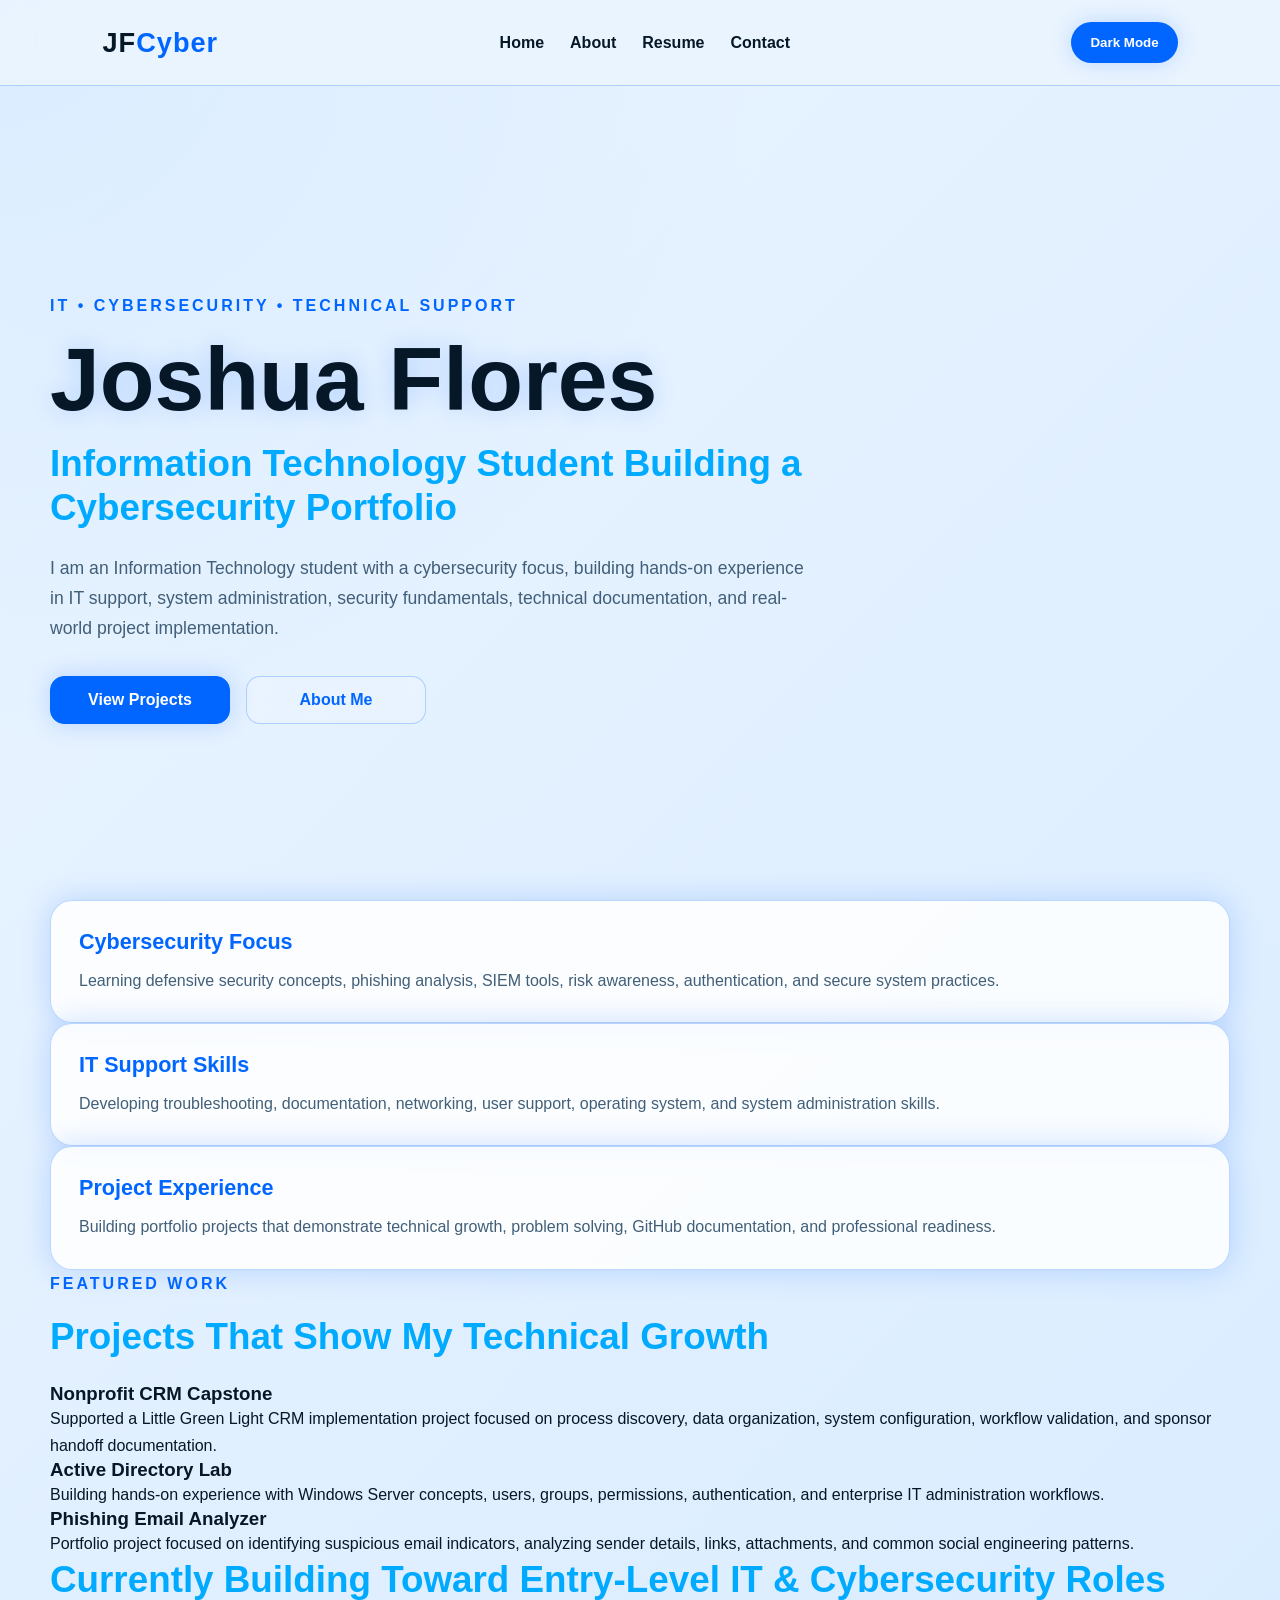
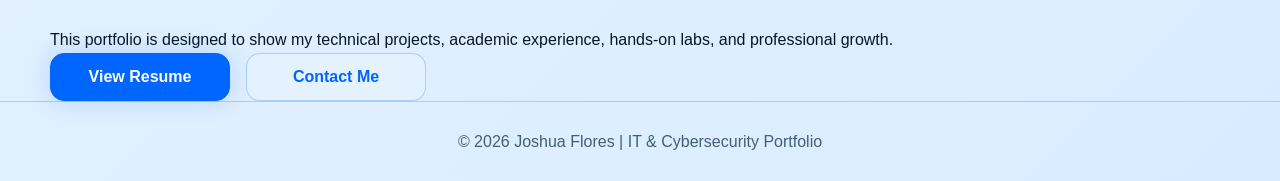
<file: index.html>
<!DOCTYPE html>
<html lang="en">
<head>
  <meta charset="UTF-8" />
  <meta name="viewport" content="width=device-width, initial-scale=1.0" />
  <title>Joshua Flores | IT & Cybersecurity Portfolio</title>
  <link rel="stylesheet" href="style.css" />
</head>
<body>

  <header class="navbar">
    <div class="logo">JF<span>Cyber</span></div>

    <nav>
      <a href="index.html">Home</a>
      <a href="about.html">About</a>
      <a href="resume.html">Resume</a>
      <a href="contact.html">Contact</a>
    </nav>

    <button id="theme-toggle" class="theme-toggle">Dark Mode</button>
  </header>

  <main>

    <section class="hero">
      <div class="container">
        <div class="hero-content">
          <p class="tagline">IT • Cybersecurity • Technical Support</p>

          <h1>Joshua Flores</h1>

          <h2>Information Technology Student Building a Cybersecurity Portfolio</h2>

          <p class="hero-text">
            I am an Information Technology student with a cybersecurity focus,
            building hands-on experience in IT support, system administration,
            security fundamentals, technical documentation, and real-world
            project implementation.
          </p>

          <div class="hero-buttons">
            <a href="projects.html" class="btn primary">View Projects</a>
            <a href="about.html" class="btn secondary">About Me</a>
          </div>
        </div>
      </div>
    </section>

    <section class="home-overview">
      <div class="container overview-grid">

        <article class="card">
          <h3>Cybersecurity Focus</h3>
          <p>
            Learning defensive security concepts, phishing analysis, SIEM tools,
            risk awareness, authentication, and secure system practices.
          </p>
        </article>

        <article class="card">
          <h3>IT Support Skills</h3>
          <p>
            Developing troubleshooting, documentation, networking, user support,
            operating system, and system administration skills.
          </p>
        </article>

        <article class="card">
          <h3>Project Experience</h3>
          <p>
            Building portfolio projects that demonstrate technical growth,
            problem solving, GitHub documentation, and professional readiness.
          </p>
        </article>

      </div>
    </section>

    <section class="featured-section">
      <div class="container">
        <p class="tagline">Featured Work</p>
        <h2>Projects That Show My Technical Growth</h2>

        <div class="featured-grid">

          <article class="feature-card">
            <h3>Nonprofit CRM Capstone</h3>
            <p>
              Supported a Little Green Light CRM implementation project focused
              on process discovery, data organization, system configuration,
              workflow validation, and sponsor handoff documentation.
            </p>
          </article>

          <article class="feature-card">
            <h3>Active Directory Lab</h3>
            <p>
              Building hands-on experience with Windows Server concepts,
              users, groups, permissions, authentication, and enterprise IT
              administration workflows.
            </p>
          </article>

          <article class="feature-card">
            <h3>Phishing Email Analyzer</h3>
            <p>
              Portfolio project focused on identifying suspicious email
              indicators, analyzing sender details, links, attachments, and
              common social engineering patterns.
            </p>
          </article>

        </div>
      </div>
    </section>

    <section class="cta-section">
      <div class="container cta-card">
        <h2>Currently Building Toward Entry-Level IT & Cybersecurity Roles</h2>
        <p>
          This portfolio is designed to show my technical projects, academic
          experience, hands-on labs, and professional growth.
        </p>

        <div class="hero-buttons">
          <a href="resume.html" class="btn primary">View Resume</a>
          <a href="contact.html" class="btn secondary">Contact Me</a>
        </div>
      </div>
    </section>

  </main>

  <footer>
    <p>© 2026 Joshua Flores | IT & Cybersecurity Portfolio</p>
  </footer>

  <script src="script.js"></script>
</body>
</html>
</file>
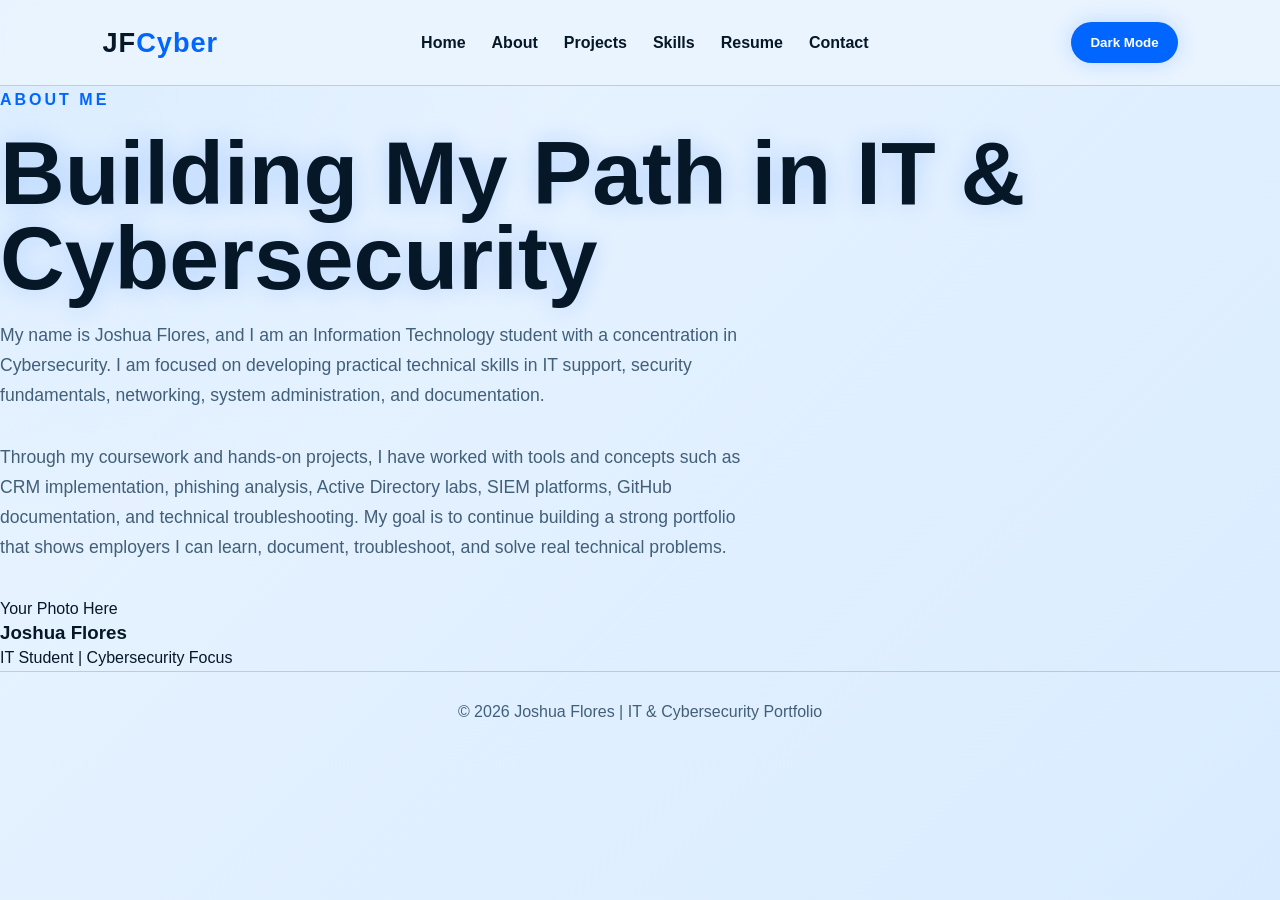
<file: about.html>
<!DOCTYPE html>
<html lang="en">
<head>
  <meta charset="UTF-8" />
  <meta name="viewport" content="width=device-width, initial-scale=1.0" />
  <title>About | Joshua Flores</title>
  <link rel="stylesheet" href="style.css" />
</head>
<body>

  <header class="navbar">
    <div class="logo">JF<span>Cyber</span></div>

    <nav>
      <a href="index.html">Home</a>
      <a href="about.html">About</a>
      <a href="projects.html">Projects</a>
      <a href="skills.html">Skills</a>
      <a href="resume.html">Resume</a>
      <a href="contact.html">Contact</a>
    </nav>

    <button id="theme-toggle" class="theme-toggle">Dark Mode</button>
  </header>

  <main class="page-section">
    <section class="about-grid">
      <div>
        <p class="tagline">About Me</p>
        <h1>Building My Path in IT & Cybersecurity</h1>

        <p class="hero-text">
          My name is Joshua Flores, and I am an Information Technology student
          with a concentration in Cybersecurity. I am focused on developing
          practical technical skills in IT support, security fundamentals,
          networking, system administration, and documentation.
        </p>

        <p class="hero-text">
          Through my coursework and hands-on projects, I have worked with tools
          and concepts such as CRM implementation, phishing analysis, Active
          Directory labs, SIEM platforms, GitHub documentation, and technical
          troubleshooting. My goal is to continue building a strong portfolio
          that shows employers I can learn, document, troubleshoot, and solve
          real technical problems.
        </p>
      </div>

      <div class="profile-card">
        <div class="profile-image">
          <p>Your Photo Here</p>
        </div>

        <h3>Joshua Flores</h3>
        <p>IT Student | Cybersecurity Focus</p>
      </div>
    </section>
  </main>

  <footer>
    <p>© 2026 Joshua Flores | IT & Cybersecurity Portfolio</p>
  </footer>

  <script src="script.js"></script>
</body>
</html>
</file>
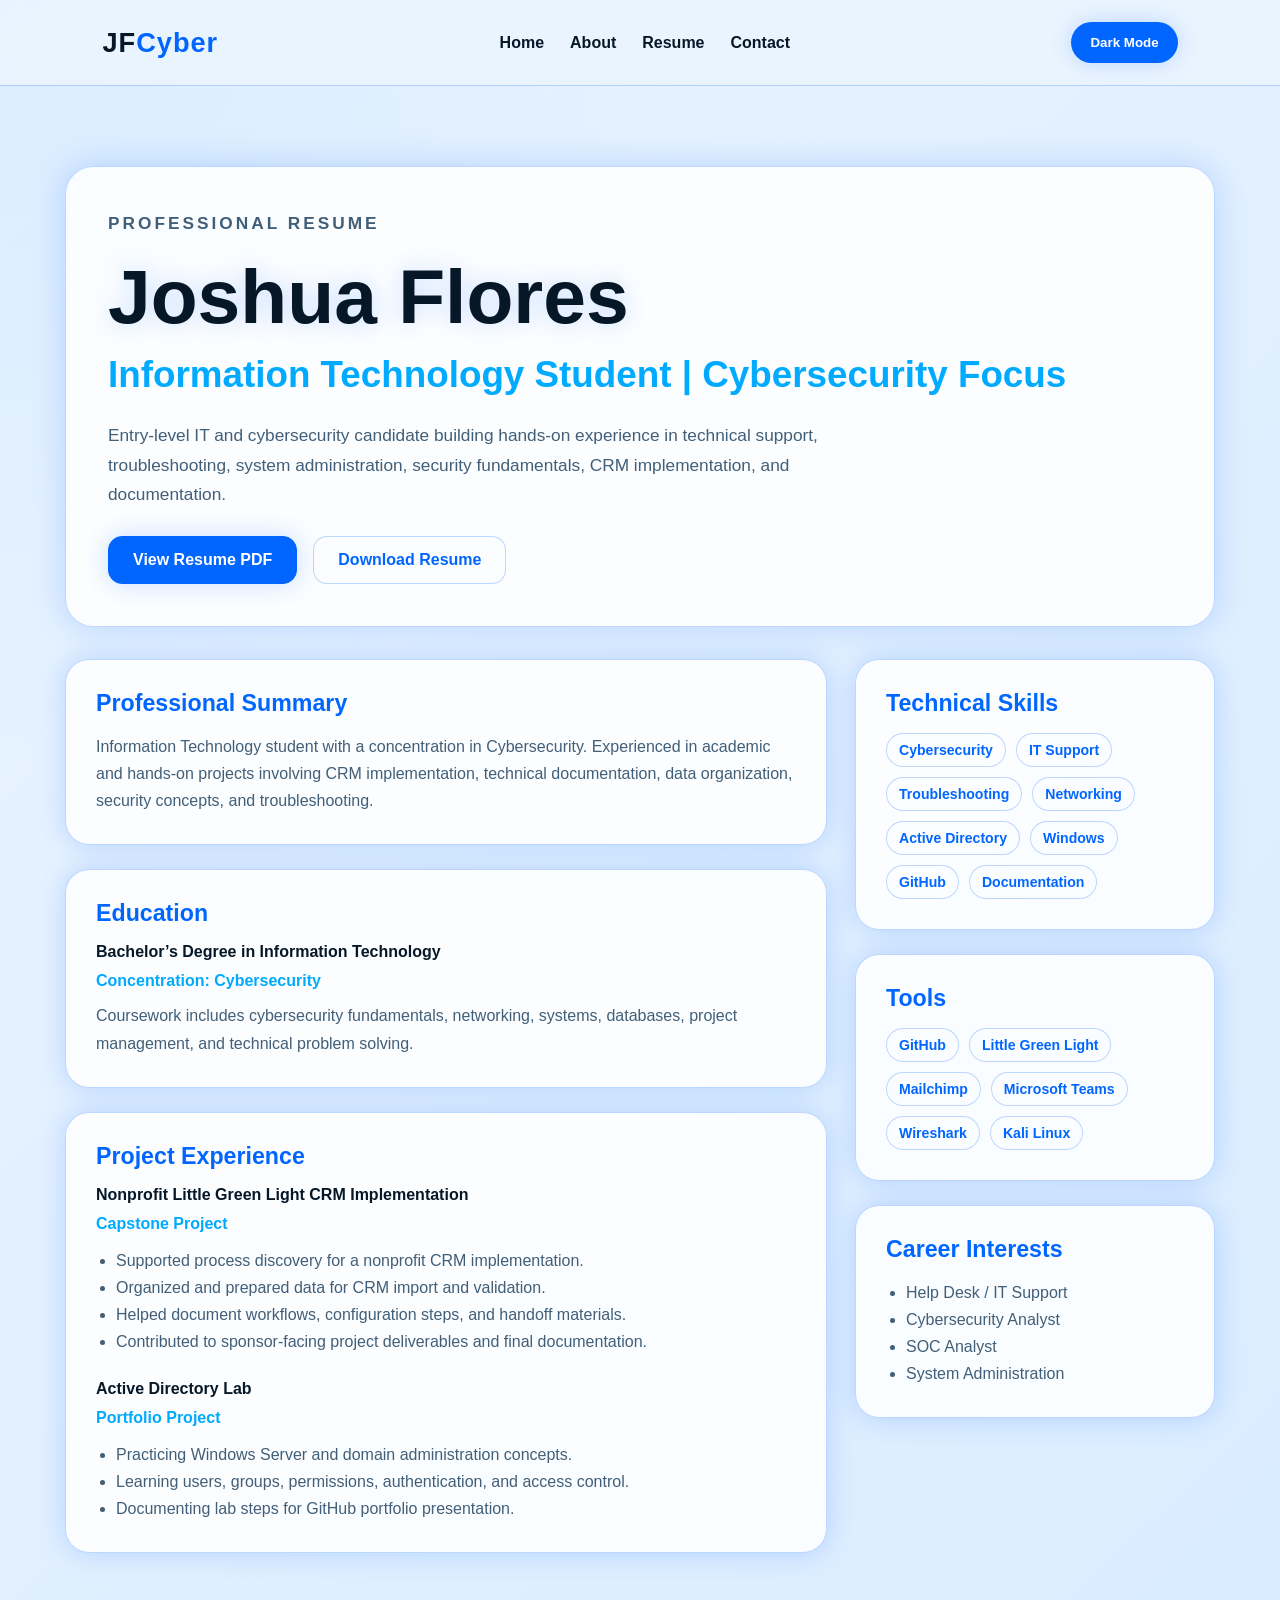
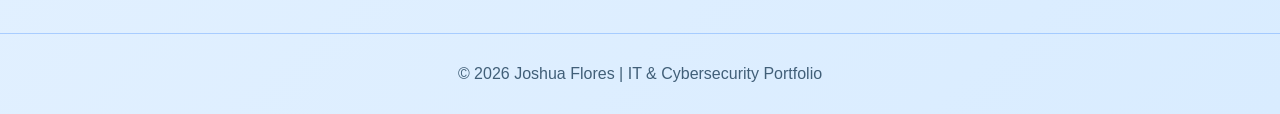
<file: resume.html>
<!DOCTYPE html>
<html lang="en">
<head>
  <meta charset="UTF-8" />
  <meta name="viewport" content="width=device-width, initial-scale=1.0" />
  <title>Resume | Joshua Flores</title>
  <link rel="stylesheet" href="style.css" />

  <style>
    .resume-wrapper {
      width: min(1150px, calc(100% - 48px));
      margin: 0 auto;
      padding: 80px 0;
    }

    .resume-hero {
      background: var(--card);
      border: 1px solid var(--border);
      border-radius: 28px;
      padding: 42px;
      box-shadow: 0 0 34px var(--shadow);
      margin-bottom: 32px;
    }

    .resume-hero h1 {
      font-size: clamp(3rem, 6vw, 5rem);
    }

    .resume-hero p {
      color: var(--muted);
      max-width: 800px;
      font-size: 1.08rem;
      margin-bottom: 22px;
    }

    .resume-buttons {
      display: flex;
      gap: 16px;
      flex-wrap: wrap;
      margin-top: 26px;
    }

    .resume-content {
      display: grid;
      grid-template-columns: minmax(0, 1.5fr) 360px;
      gap: 28px;
      align-items: start;
    }

    .resume-left,
    .resume-right {
      display: flex;
      flex-direction: column;
      gap: 24px;
    }

    .resume-box {
      background: var(--card);
      border: 1px solid var(--border);
      border-radius: 24px;
      padding: 30px;
      box-shadow: 0 0 28px var(--shadow);
    }

    .resume-box h3 {
      color: var(--primary);
      font-size: 1.45rem;
      margin-bottom: 16px;
    }

    .resume-box h4 {
      color: var(--text);
      margin-bottom: 6px;
    }

    .resume-box p,
    .resume-box li {
      color: var(--muted);
      line-height: 1.7;
    }

    .resume-box ul {
      padding-left: 20px;
      margin-top: 10px;
    }

    .resume-item {
      margin-bottom: 24px;
    }

    .resume-item:last-child {
      margin-bottom: 0;
    }

    .resume-muted {
      color: var(--secondary) !important;
      font-weight: 800;
      margin-bottom: 8px;
    }

    .resume-tags {
      display: flex;
      flex-wrap: wrap;
      gap: 10px;
    }

    .resume-tags span {
      border: 1px solid var(--border);
      color: var(--primary);
      background: rgba(255, 255, 255, 0.14);
      padding: 8px 12px;
      border-radius: 999px;
      font-size: 0.88rem;
      font-weight: 800;
    }

    @media (max-width: 950px) {
      .resume-wrapper {
        width: min(100% - 36px, 1150px);
        padding: 60px 0;
      }

      .resume-content {
        grid-template-columns: 1fr;
      }

      .resume-hero,
      .resume-box {
        padding: 24px;
      }
    }
  </style>
</head>
<body>

  <header class="navbar">
    <div class="logo">JF<span>Cyber</span></div>

    <nav>
      <a href="index.html">Home</a>
      <a href="about.html">About</a>
      <a href="resume.html">Resume</a>
      <a href="contact.html">Contact</a>
    </nav>

    <button id="theme-toggle" class="theme-toggle">Dark Mode</button>
  </header>

  <main class="resume-wrapper">

    <section class="resume-hero">
      <p class="tagline">Professional Resume</p>
      <h1>Joshua Flores</h1>
      <h2>Information Technology Student | Cybersecurity Focus</h2>

      <p>
        Entry-level IT and cybersecurity candidate building hands-on experience
        in technical support, troubleshooting, system administration, security
        fundamentals, CRM implementation, and documentation.
      </p>

      <div class="resume-buttons">
        <a href="Flores_Joshua_Resume.pdf" class="btn primary" target="_blank">View Resume PDF</a>
        <a href="Flores_Joshua_Resume.pdf" class="btn secondary" download>Download Resume</a>
        <a href="contact.html" class="btn secondary">Contact Me</a>
      </div>
    </section>

    <section class="resume-content">

      <div class="resume-left">

        <article class="resume-box">
          <h3>Professional Summary</h3>
          <p>
            Information Technology student with a concentration in Cybersecurity.
            Experienced in academic and hands-on projects involving CRM
            implementation, technical documentation, data organization, security
            concepts, and troubleshooting.
          </p>
        </article>

        <article class="resume-box">
          <h3>Education</h3>
          <h4>Bachelor’s Degree in Information Technology</h4>
          <p class="resume-muted">Concentration: Cybersecurity</p>
          <p>
            Coursework includes cybersecurity fundamentals, networking, systems,
            databases, project management, and technical problem solving.
          </p>
        </article>

        <article class="resume-box">
          <h3>Project Experience</h3>

          <div class="resume-item">
            <h4>Nonprofit Little Green Light CRM Implementation</h4>
            <p class="resume-muted">Capstone Project</p>
            <ul>
              <li>Supported process discovery for a nonprofit CRM implementation.</li>
              <li>Organized and prepared data for CRM import and validation.</li>
              <li>Helped document workflows, configuration steps, and handoff materials.</li>
              <li>Contributed to sponsor-facing project deliverables and final documentation.</li>
            </ul>
          </div>

          <div class="resume-item">
            <h4>Active Directory Lab</h4>
            <p class="resume-muted">Portfolio Project</p>
            <ul>
              <li>Practicing Windows Server and domain administration concepts.</li>
              <li>Learning users, groups, permissions, authentication, and access control.</li>
              <li>Documenting lab steps for GitHub portfolio presentation.</li>
            </ul>
          </div>
        </article>

      </div>

      <aside class="resume-right">

        <article class="resume-box">
          <h3>Technical Skills</h3>
          <div class="resume-tags">
            <span>Cybersecurity</span>
            <span>IT Support</span>
            <span>Troubleshooting</span>
            <span>Networking</span>
            <span>Active Directory</span>
            <span>Windows</span>
            <span>GitHub</span>
            <span>Documentation</span>
          </div>
        </article>

        <article class="resume-box">
          <h3>Tools</h3>
          <div class="resume-tags">
            <span>GitHub</span>
            <span>Little Green Light</span>
            <span>Mailchimp</span>
            <span>Microsoft Teams</span>
            <span>Wireshark</span>
            <span>Kali Linux</span>
          </div>
        </article>

        <article class="resume-box">
          <h3>Career Interests</h3>
          <ul>
            <li>Help Desk / IT Support</li>
            <li>Cybersecurity Analyst</li>
            <li>SOC Analyst</li>
            <li>System Administration</li>
          </ul>
        </article>

      </aside>

    </section>

  </main>

  <footer>
    <p>© 2026 Joshua Flores | IT & Cybersecurity Portfolio</p>
  </footer>

  <script src="script.js"></script>
</body>
</html>
</file>
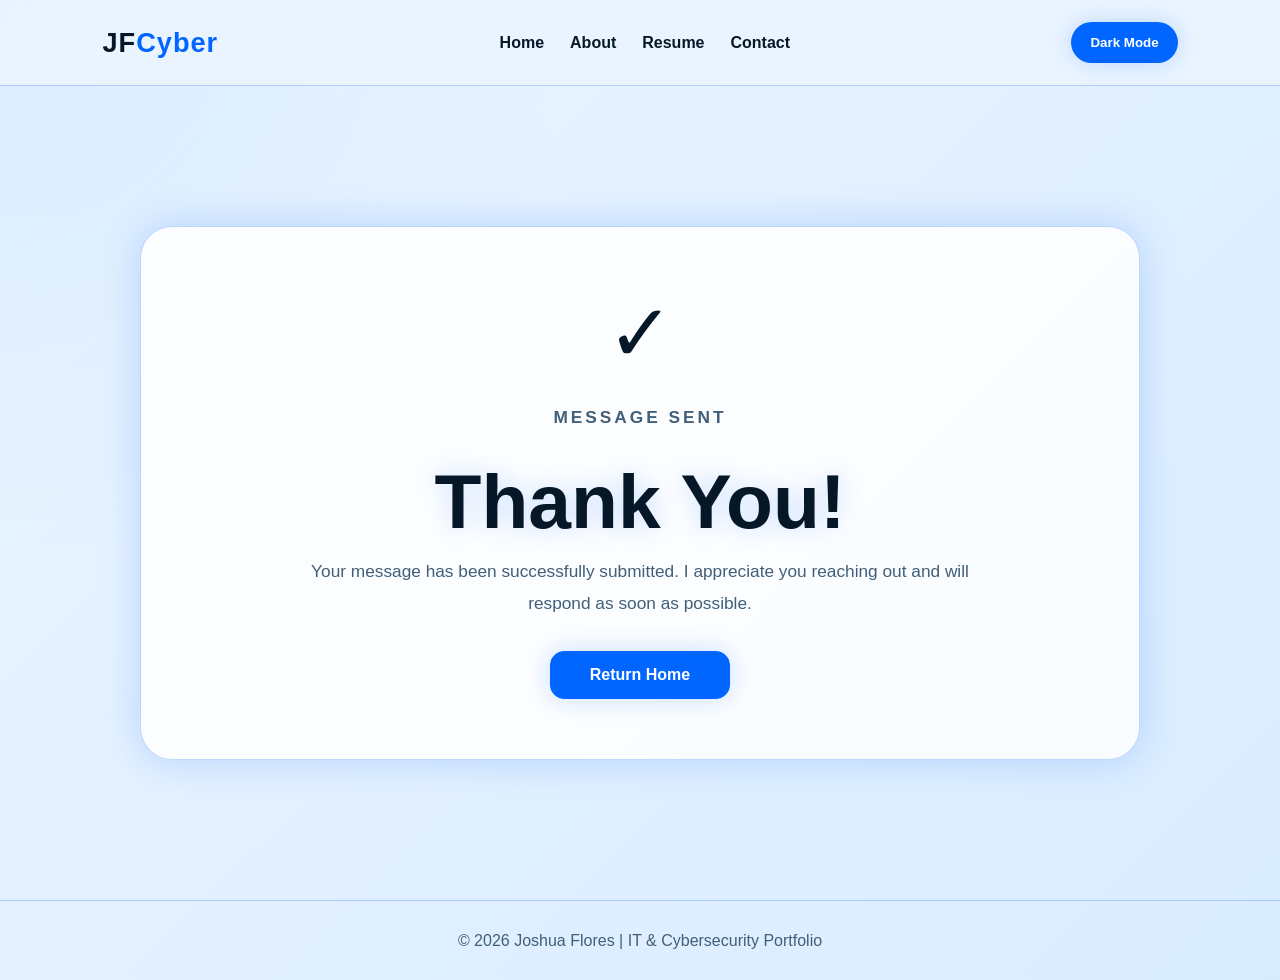
<file: thanks.html>
<!DOCTYPE html>
<html lang="en">
<head>
  <meta charset="UTF-8" />
  <meta name="viewport" content="width=device-width, initial-scale=1.0" />
  <title>Thank You | Joshua Flores</title>
  <link rel="stylesheet" href="style.css" />

  <style>

    .thanks-wrapper {
      width: min(1000px, calc(100% - 48px));
      margin: 0 auto;
      min-height: calc(100vh - 86px);
      display: flex;
      align-items: center;
      justify-content: center;
      padding: 60px 0;
    }

    .thanks-card {
      width: 100%;
      background: var(--card);
      border: 1px solid var(--border);
      border-radius: 32px;
      padding: 60px 42px;
      text-align: center;
      box-shadow: 0 0 38px var(--shadow);
    }

    .thanks-icon {
      font-size: 5rem;
      margin-bottom: 22px;
    }

    .thanks-card h1 {
      font-size: clamp(3rem, 6vw, 5rem);
      margin-bottom: 18px;
    }

    .thanks-card p {
      color: var(--muted);
      max-width: 700px;
      margin: 0 auto 32px;
      line-height: 1.8;
      font-size: 1.08rem;
    }

    .thanks-buttons {
      display: flex;
      justify-content: center;
      gap: 16px;
      flex-wrap: wrap;
    }

    @media (max-width: 900px) {

      .thanks-wrapper {
        width: min(100% - 36px, 1000px);
      }

      .thanks-card {
        padding: 40px 24px;
      }

    }

  </style>
</head>
<body>

  <header class="navbar">
    <div class="logo">JF<span>Cyber</span></div>

    <nav>
      <a href="index.html">Home</a>
      <a href="about.html">About</a>
      <a href="resume.html">Resume</a>
      <a href="contact.html">Contact</a>
    </nav>

    <button id="theme-toggle" class="theme-toggle">Dark Mode</button>
  </header>

  <main class="thanks-wrapper">

    <section class="thanks-card">

      <div class="thanks-icon">✓</div>

      <p class="tagline">Message Sent</p>

      <h1>Thank You!</h1>

      <p>
        Your message has been successfully submitted.
        I appreciate you reaching out and will respond as soon as possible.
      </p>

      <div class="thanks-buttons">
        <a href="index.html" class="btn primary">
          Return Home
        </a>
      </div>

    </section>

  </main>

  <footer>
    <p>© 2026 Joshua Flores | IT & Cybersecurity Portfolio</p>
  </footer>

  <script src="script.js"></script>
</body>
</html>
</file>
<file: style.css>
:root {
  --bg: #eaf4ff;
  --bg-soft: #d9ecff;
  --text: #061827;
  --muted: #415f78;
  --primary: #0066ff;
  --secondary: #00aaff;
  --card: rgba(255, 255, 255, 0.85);
  --border: rgba(0, 102, 255, 0.25);
  --shadow: rgba(0, 102, 255, 0.2);
  --nav: rgba(234, 244, 255, 0.9);
}

body.dark {
  --bg: #07070a;
  --bg-soft: #17070b;
  --text: #fff1f1;
  --muted: #d6a1a1;
  --primary: #ff1f3d;
  --secondary: #ff6b6b;
  --card: rgba(28, 8, 12, 0.9);
  --border: rgba(255, 31, 61, 0.35);
  --shadow: rgba(255, 31, 61, 0.28);
  --nav: rgba(10, 5, 8, 0.92);
}

* {
  margin: 0;
  padding: 0;
  box-sizing: border-box;
}

html {
  scroll-behavior: smooth;
}

body {
  font-family: Arial, Helvetica, sans-serif;
  background:
    radial-gradient(circle at top left, var(--bg-soft), transparent 35%),
    linear-gradient(135deg, var(--bg), var(--bg-soft));
  color: var(--text);
  min-height: 100vh;
  overflow-x: hidden;
  transition: background 0.3s ease, color 0.3s ease;
}

/* NAVBAR */

.navbar {
  width: 100%;
  min-height: 86px;
  padding: 18px 8%;
  display: flex;
  align-items: center;
  justify-content: space-between;
  gap: 24px;
  background: var(--nav);
  backdrop-filter: blur(14px);
  border-bottom: 1px solid var(--border);
  position: sticky;
  top: 0;
  z-index: 1000;
}

.logo {
  font-size: 1.7rem;
  font-weight: 900;
  letter-spacing: 1px;
  white-space: nowrap;
}

.logo span {
  color: var(--primary);
}

nav {
  display: flex;
  align-items: center;
  justify-content: center;
  gap: 26px;
  flex-wrap: wrap;
}

nav a {
  color: var(--text);
  text-decoration: none;
  font-weight: 800;
  font-size: 1rem;
  transition: 0.2s ease;
}

nav a:hover {
  color: var(--primary);
}

.theme-toggle {
  border: 1px solid var(--border);
  background: var(--primary);
  color: white;
  padding: 12px 18px;
  border-radius: 999px;
  font-weight: 800;
  cursor: pointer;
  box-shadow: 0 0 22px var(--shadow);
  transition: 0.2s ease;
  white-space: nowrap;
}

.theme-toggle:hover {
  transform: translateY(-2px);
}

/* GENERAL */

.container {
  width: min(1180px, calc(100% - 48px));
  margin: 0 auto;
}

.tagline {
  color: var(--primary);
  font-weight: 900;
  letter-spacing: 3px;
  text-transform: uppercase;
  margin-bottom: 18px;
}

h1 {
  font-size: clamp(3rem, 7vw, 5.8rem);
  line-height: 0.95;
  margin-bottom: 20px;
  text-shadow: 0 0 24px var(--shadow);
}

h2 {
  color: var(--secondary);
  font-size: clamp(1.4rem, 3vw, 2.3rem);
  line-height: 1.2;
  margin-bottom: 24px;
}

p {
  line-height: 1.7;
}

/* BUTTONS */

.btn {
  display: inline-flex;
  align-items: center;
  justify-content: center;
  min-width: 180px;
  padding: 14px 24px;
  border-radius: 14px;
  text-decoration: none;
  font-weight: 900;
  border: 1px solid var(--border);
  transition: 0.2s ease;
  cursor: pointer;
  position: relative;
  z-index: 2;
}

.btn.primary {
  background: var(--primary);
  color: white;
  box-shadow: 0 0 24px var(--shadow);
  border: 1px solid var(--primary);
}
.btn.secondary {
  background: rgba(255, 255, 255, 0.18);
  color: var(--primary);
  backdrop-filter: blur(10px);
}

.btn:hover {
  transform: translateY(-2px);
}

/* HOME PAGE */

.hero {
  min-height: calc(100vh - 86px);
  padding: 90px 0 60px;
  display: flex;
  align-items: center;
}

.hero-content {
  max-width: 830px;
}

.hero-text {
  color: var(--muted);
  font-size: 1.1rem;
  max-width: 760px;
  margin-bottom: 32px;
}

.hero-buttons {
  display: flex;
  gap: 16px;
  flex-wrap: wrap;
}

.highlights {
  padding: 20px 0 90px;
}

.highlights-grid,
.highlights {
  display: grid;
  grid-template-columns: repeat(3, 1fr);
  gap: 22px;
}

.card {
  background: var(--card);
  border: 1px solid var(--border);
  border-radius: 22px;
  padding: 28px;
  box-shadow: 0 0 30px var(--shadow);
}

.card h3 {
  color: var(--primary);
  margin-bottom: 12px;
  font-size: 1.35rem;
}

.card p {
  color: var(--muted);
}

/* ABOUT PAGE */

.about-page {
  width: min(1180px, calc(100% - 48px));
  margin: 0 auto;
  padding: 80px 0 90px;
}

.about-hero {
  display: grid;
  grid-template-columns: minmax(0, 1.5fr) 360px;
  gap: 42px;
  align-items: center;
}

.about-text {
  max-width: 760px;
}

.about-text h1 {
  font-size: clamp(3rem, 7vw, 5.5rem);
}

.about-text h2 {
  font-size: clamp(1.35rem, 3vw, 2.2rem);
}

.about-text p {
  color: var(--muted);
  font-size: 1.08rem;
  margin-bottom: 18px;
}

.about-buttons {
  display: flex;
  gap: 16px;
  flex-wrap: wrap;
  margin-top: 30px;
}

.about-profile-card {
  background: var(--card);
  border: 1px solid var(--border);
  border-radius: 26px;
  padding: 28px;
  text-align: center;
  box-shadow: 0 0 32px var(--shadow);
}

.about-photo-box {
  width: 100%;
  aspect-ratio: 1 / 1;
  border-radius: 22px;
  border: 2px dashed var(--border);
  background:
    radial-gradient(circle at center, var(--bg-soft), transparent 60%),
    linear-gradient(135deg, transparent, var(--bg-soft));
  display: flex;
  align-items: center;
  justify-content: center;
  color: var(--muted);
  font-weight: 900;
  margin-bottom: 22px;
  
  overflow: hidden;
}

.about-photo-box img {
  width: 100%;
  height: 100%;
  object-fit: cover;
}

.about-profile-card h3 {
  color: var(--primary);
  font-size: 1.6rem;
  margin-bottom: 8px;
}

.about-profile-card p {
  color: var(--muted);
  margin-bottom: 18px;
}

.mini-info {
  display: flex;
  justify-content: center;
  flex-wrap: wrap;
  gap: 10px;
}

.mini-info span {
  color: var(--primary);
  border: 1px solid var(--border);
  border-radius: 999px;
  padding: 8px 12px;
  font-size: 0.85rem;
  font-weight: 800;
  background: rgba(255, 255, 255, 0.14);
}

.about-info-grid {
  margin-top: 58px;
  display: grid;
  grid-template-columns: repeat(3, 1fr);
  gap: 22px;
}

.about-info-card {
  background: var(--card);
  border: 1px solid var(--border);
  border-radius: 22px;
  padding: 28px;
  box-shadow: 0 0 28px var(--shadow);
}

.about-info-card h3 {
  color: var(--primary);
  font-size: 1.3rem;
  margin-bottom: 12px;
}

.about-info-card p {
  color: var(--muted);
}

/* FOOTER */

footer {
  text-align: center;
  padding: 26px;
  color: var(--muted);
  border-top: 1px solid var(--border);
}

/* MOBILE */

@media (max-width: 950px) {
  .navbar {
    padding: 20px 24px;
    flex-direction: column;
  }

  nav {
    gap: 14px;
  }

  .container,
  .about-page {
    width: min(100% - 36px, 1180px);
  }

  .hero {
    padding: 64px 0 44px;
  }

  .about-hero {
    grid-template-columns: 1fr;
  }

  .about-text {
    max-width: 100%;
  }

  .highlights,
  .highlights-grid,
  .about-info-grid {
    grid-template-columns: 1fr;
  }

  h1,
  .about-text h1 {
    font-size: clamp(2.6rem, 12vw, 4rem);
  }

  h2,
  .about-text h2 {
    font-size: 1.35rem;
  }

  .hero-text,
  .about-text p {
    font-size: 1rem;
  }
  .home-overview {
  padding: 20px 0 80px;
}

.overview-grid {
  display: grid;
  grid-template-columns: repeat(3, 1fr);
  gap: 22px;
}

.featured-section {
  padding: 80px 0;
}

.featured-section h2 {
  max-width: 780px;
  margin-bottom: 34px;
}

.featured-grid {
  display: grid;
  grid-template-columns: repeat(3, 1fr);
  gap: 22px;
}

.feature-card {
  background: var(--card);
  border: 1px solid var(--border);
  border-radius: 24px;
  padding: 30px;
  box-shadow: 0 0 28px var(--shadow);
}

.feature-card h3 {
  color: var(--primary);
  font-size: 1.35rem;
  margin-bottom: 14px;
}

.feature-card p {
  color: var(--muted);
  margin-bottom: 18px;
}

.feature-card a {
  color: var(--primary);
  font-weight: 900;
  text-decoration: none;
}

.cta-section {
  padding: 50px 0 100px;
}

.cta-card {
  background: var(--card);
  border: 1px solid var(--border);
  border-radius: 28px;
  padding: 44px;
  box-shadow: 0 0 34px var(--shadow);
}

.cta-card p {
  color: var(--muted);
  max-width: 760px;
  margin-bottom: 26px;
}

@media (max-width: 950px) {
  .overview-grid,
  .featured-grid {
    grid-template-columns: 1fr;
  }

  .featured-section {
    padding: 50px 0;
  }

  .cta-card {
    padding: 28px;
  }
  
 .resume-page {
  width: min(1180px, calc(100% - 48px)) !important;
  margin: 0 auto !important;
  padding: 80px 0 90px !important;
}

.resume-hero-card {
  background: var(--card);
  border: 1px solid var(--border);
  border-radius: 28px;
  padding: 42px;
  box-shadow: 0 0 34px var(--shadow);
  margin-bottom: 32px;
}

.resume-hero-card h1 {
  font-size: clamp(3rem, 6vw, 5rem);
}

.resume-hero-card p {
  color: var(--muted);
  max-width: 850px;
  font-size: 1.08rem;
}

.resume-layout {
  display: grid;
  grid-template-columns: minmax(0, 1.5fr) 360px;
  gap: 28px;
  align-items: start;
}

.resume-column-main,
.resume-column-side {
  display: flex;
  flex-direction: column;
  gap: 24px;
}

.resume-card {
  background: var(--card);
  border: 1px solid var(--border);
  border-radius: 24px;
  padding: 30px;
  box-shadow: 0 0 28px var(--shadow);
}

.resume-card h3 {
  color: var(--primary);
  font-size: 1.45rem;
  margin-bottom: 16px;
}

.resume-card h4 {
  color: var(--text);
  margin-bottom: 6px;
}

.resume-card p,
.resume-card li {
  color: var(--muted);
  line-height: 1.7;
}

.resume-card ul {
  padding-left: 20px;
}

.resume-muted {
  color: var(--secondary) !important;
  font-weight: 800;
  margin-bottom: 8px;
}

.resume-actions {
  display: flex;
  gap: 16px;
  flex-wrap: wrap;
  margin-top: 28px;
}

.skill-tags {
  display: flex;
  flex-wrap: wrap;
  gap: 10px;
}

.skill-tags span {
  border: 1px solid var(--border);
  color: var(--primary);
  background: rgba(255, 255, 255, 0.14);
  padding: 8px 12px;
  border-radius: 999px;
  font-size: 0.88rem;
  font-weight: 800;
}

@media (max-width: 950px) {
  .resume-page {
    width: min(100% - 36px, 1180px) !important;
    padding: 60px 0 70px !important;
  }

  .resume-layout {
    grid-template-columns: 1fr;
  }

  .resume-hero-card,
  .resume-card {
    padding: 24px;
  }
}
}
</file>
